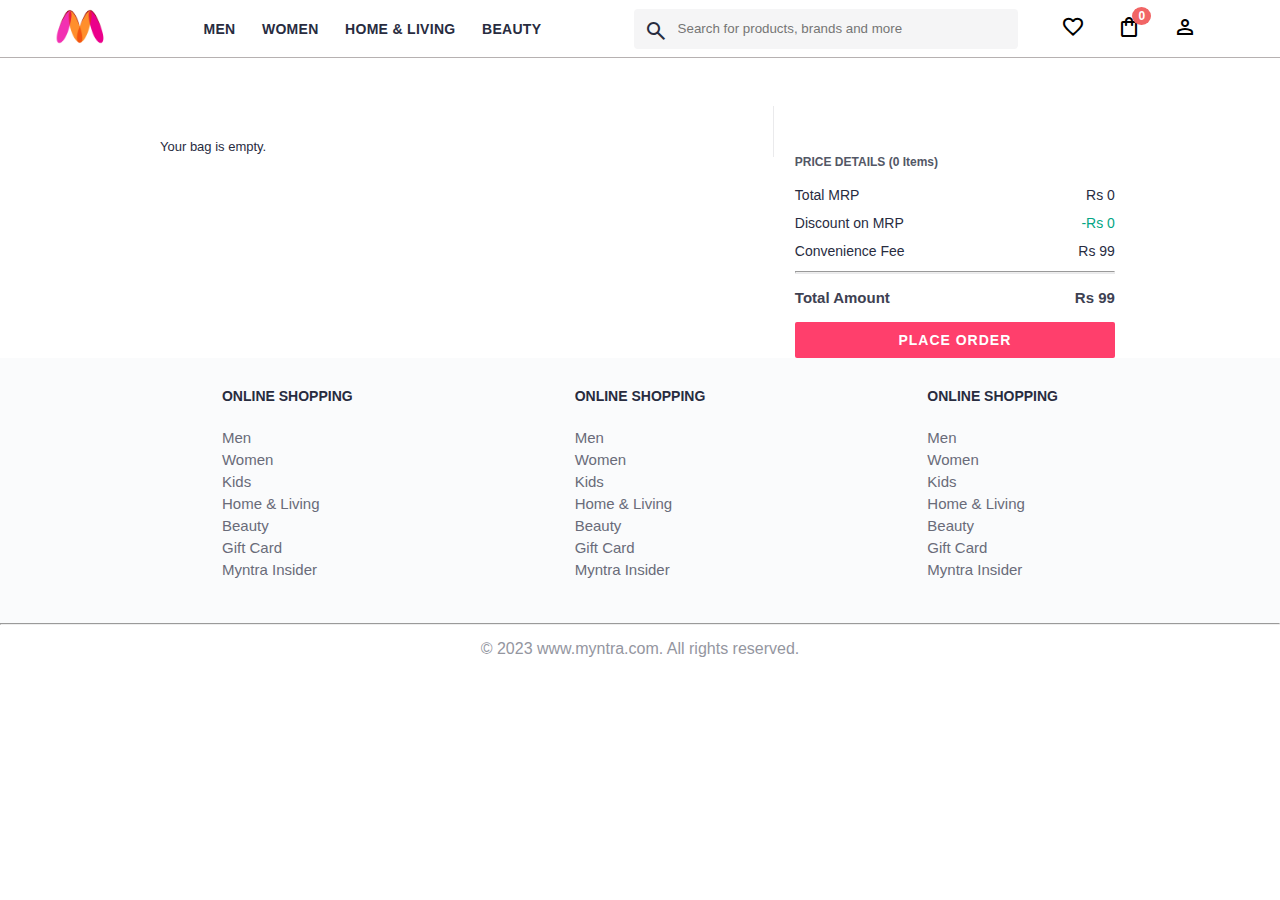
<file: pages/bag.html>
<!DOCTYPE html>
<html lang="en">

<head>
  <meta name="viewport" content="width=device-width, initial-scale=1.0">
  <title>Myntra Clone</title>
  <link rel="stylesheet" href="../CSS/index.css">
  <link rel="stylesheet" href="../CSS/media.css">
  <link rel="stylesheet" href="../CSS/bag.css">
  <link rel="stylesheet"
    href="https://fonts.googleapis.com/css2?family=Material+Symbols+Outlined:opsz,wght,FILL,GRAD@20..48,100..700,0..1,-50..200" />
</head>
<style>
  @media only screen and (width <=768px) and (width) {
    body>header>div.action_bar>div.action_container {
      margin-left: 8px;
    }
  }

  @media only screen and (width <=390px) {
    body {
      width: 108%;
      margin: 2px -104px
    }

    body>header {
      width: 122%;
    }

    .myntra_home {
      height: 37px;
      /* Adjust height as needed */
      width: 37px;
      /* Ensure width adjusts proportionally */
      display: none;
    }

    body>header>div.search_bar {
      display: none;
    }

    body>footer {
      width: 100%;
    }

    body>header>div.action_bar>div.action_container {
      margin-left: -7%;
    }

    body>header>div.action_bar>div:nth-child(1) {
      margin-left: -66%;
      margin-right: 1px;
    }

    body>header>div.action_bar {
      margin-left: -293px;

    }

    body>header>div.action_bar>div.action_container>span.material-symbols-outlined.action_icon {
      margin-left: 165px;
      margin-top: -12px;
    }

    body>footer>div.footer_container {
      width: 109%;
    }

    html body footer div.footer_container {
      width: 99%;
      margin-left: 62px;
    }

    html body footer hr {
      width: 118%;
    }

    html body footer {
      margin-left: 16px;
      margin-top: 81px;
    }

    body>header>div.action_bar>div.action_container>span.action_name {
      margin-left: 181px;
    }

    body>main>div>div.bag-items-container {
      display: block;
      width: 106%;
    }

    body>main>div {
      width: 75%;
      margin-left: 43.5%;
    }

    .bag-item-img {
      width: 193%;
    }

    body>main>div>div.bag-items-container>div>div.item-right-part {
      margin-top: 331px;
      margin-left: -11px;

    }

    .bag-summary {
      width: 100%;
      margin-top: 81px;
    }

    .bag-page {
      width: 75%;
      margin-left: 32%;

    }

    .new {
      display: none;
    }

    body>footer>div.footer_container>div:nth-child(3) {
      display: none;
    }

    body>footer>div.copyright {
      margin-left: 131px;
    }

    body>header>div.action_bar>div:nth-child(2)>span.bag-items {
      margin-left: 156px;
      margin-top: 10px;
    }
  }

  
 
  @media only screen and (width <=479px) and (width > 390px) {
    body {
      width: 108%;
      margin: 2px -104px
    }

    body>header {
      width: 135%;
    }

    .myntra_home {
      height: 37px;
      /* Adjust height as needed */
      width: 37px;
      /* Ensure width adjusts proportionally */
      display: none;
    }

    body>header>div.search_bar {
      display: none;
    }

    body>header>div.action_bar>div.action_container {
      margin-left: -27%;
      margin-top: 27px;    }

    body>header>div.action_bar>div:nth-child(1) {
      margin-left: -79%;
      margin-right: 1px;
    }

    .new {
      display: none;
    }

    body>header>div.action_bar {
      margin-left: -196px;

    }

    .nav-toggle {
      margin-left: 122px;
    }

    body>header>div.action_bar>div.action_container>span.material-symbols-outlined.action_icon {
      margin-left: 318px;
      font-size: 24px;
      font-weight: 500;

    }

    html body footer div.footer_container {
      width: 111%;
      margin-left: 31px;
    }

    body>header>div.action_bar>div:nth-child(2)>span.bag-items {
      margin-left: 313px;
      margin-top: 14px;
    }

    body>header>div.action_bar>div.action_container>span.action_name {
      margin-left: 181px;
      font-size: 12px;
      font-weight: 500;
    }

    body>main>div>div.bag-items-container {
      display: block;
      width: 106%;
    }

    body>main>div {
      width: 75%;
      margin-left: 43.5%;
    }

    .bag-summary {
      margin-top: 115px;
    }

    .copyright {
      margin-left: 73px;
    }

    .bag-item-img {
      width: 193%;
    }

    body>main>div>div.bag-items-container>div>div.item-right-part {
      margin-top: 331px;
      margin-left: -11px;

    }

    .bag-summary {
      width: 100%;
      margin-top: 148px;
    }

    .bag-page {
      width: 61%;
      margin-left: 32%;
    }

    body>footer {
      margin-top: 211px;
    }

    body>footer>div.footer_container>div:nth-child(1)>h3 {
      font-size: 10px;
    }

    body>footer>div.footer_container {
      width: 100%;
      margin-left: 73px;
    }

    body>footer>div.footer_container>div.footer_column {
      margin-left: 76px
    }

    /* body>footer>div.footer_container>div:nth-child(1) {
      display: none;
    } */

    body>footer:nth-child(3) {
      width: 515px;
    }
  }
</style>

<body>
  <header>
    <div class="logo_container">
      <a href="/index.html"><img class="myntra_home" src="../assets/img/myntra_logo.webp" alt="Myntra Home"></a>
    </div>
    <nav class="nav_bar">
      <div class="nav-links">
        <a href="Men.html">Men</a>
        <a href="Women.html">Women</a>
        <a href="Home&living.html">Home & Living</a>
        <a href="Beauty.html">Beauty</a>
    </div>
    </nav>
    <div class="search_bar">
      <span class="material-symbols-outlined search_icon">search</span>
      <input class="search_input" placeholder="Search for products, brands and more">
    </div>
    <div class="action_bar">

      <div class="action_container new">
        <span class="material-symbols-outlined action_icon">favorite</span>
      </div>

      <div class="action_container">
        <span class="material-symbols-outlined action_icon">shopping_bag</span>
        <span class="bag-items">0</span>
      </div>
      <div class="action_container new">
        <span class="material-symbols-outlined action_icon">person</span>
      </div>
    </div>
    <a href="#" class="nav-toggle">
      <i class="fa-solid fa-bars material-symbols-outlined action_icon">Menu</i>
    </a>
  </header>
  <main>
    <div class="bag-page">
      <div class="bag-items-container">
      </div>
      <div class="bag-summary">
      </div>

    </div>
  </main>
  <footer>
    <div class="footer_container">
      <div class="footer_column">
        <h3>ONLINE SHOPPING</h3>

        <a href="#">Men</a>
        <a href="#">Women</a>
        <a href="#">Kids</a>
        <a href="#">Home & Living</a>
        <a href="#">Beauty</a>
        <a href="#">Gift Card</a>
        <a href="#">Myntra Insider</a>
      </div>

      <div class="footer_column">
        <h3>ONLINE SHOPPING</h3>

        <a href="#">Men</a>
        <a href="#">Women</a>
        <a href="#">Kids</a>
        <a href="#">Home & Living</a>
        <a href="#">Beauty</a>
        <a href="#">Gift Card</a>
        <a href="#">Myntra Insider</a>
      </div>

      <div class="footer_column">
        <h3>ONLINE SHOPPING</h3>

        <a href="#">Men</a>
        <a href="#">Women</a>
        <a href="#">Kids</a>
        <a href="#">Home & Living</a>
        <a href="#">Beauty</a>
        <a href="#">Gift Card</a>
        <a href="#">Myntra Insider</a>
      </div>
    </div>
    <hr>

    <div class="copyright">
      © 2023 www.myntra.com. All rights reserved.
    </div>
  </footer>
  <script src="../indexItems.js"></script>
  <script src="../js/index.js"></script>
  <script src="../js/items.js"></script>
  <script src="../js/bag.js"></script>
</body>

</html>
</file>
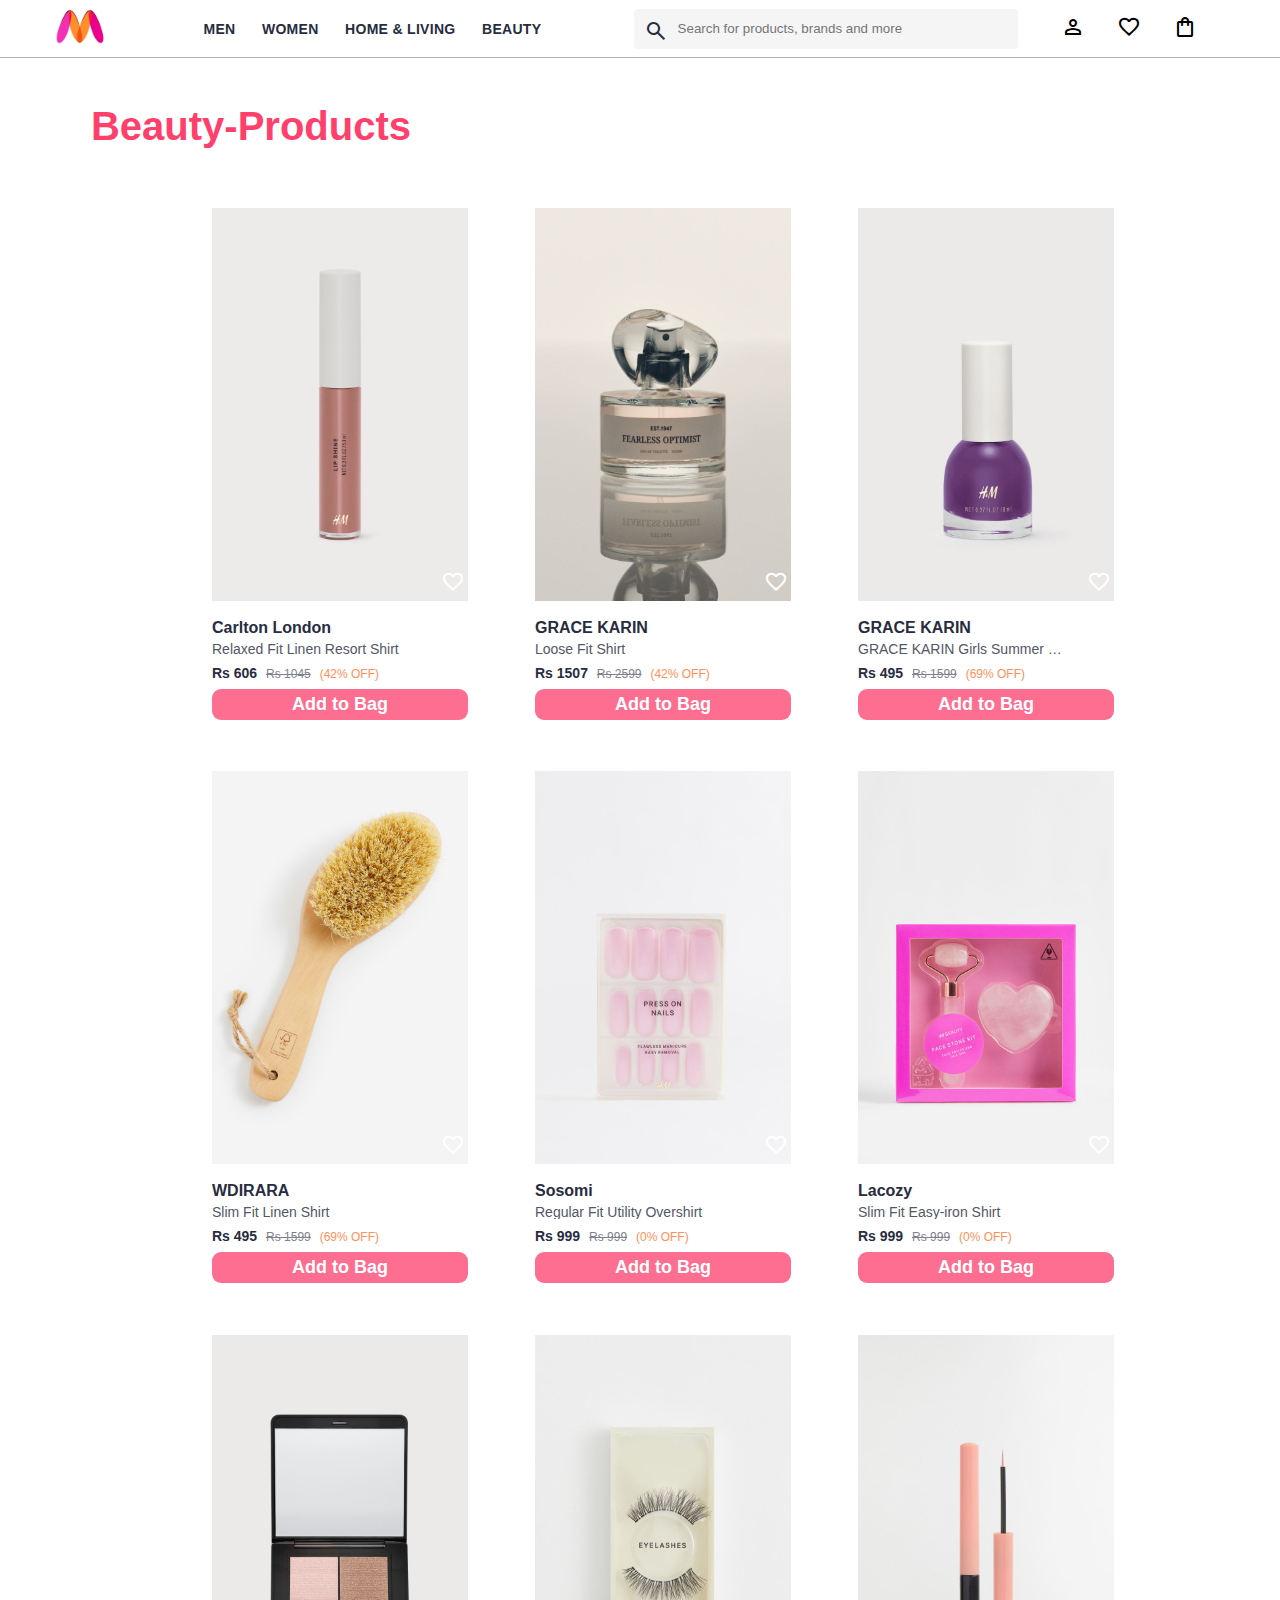
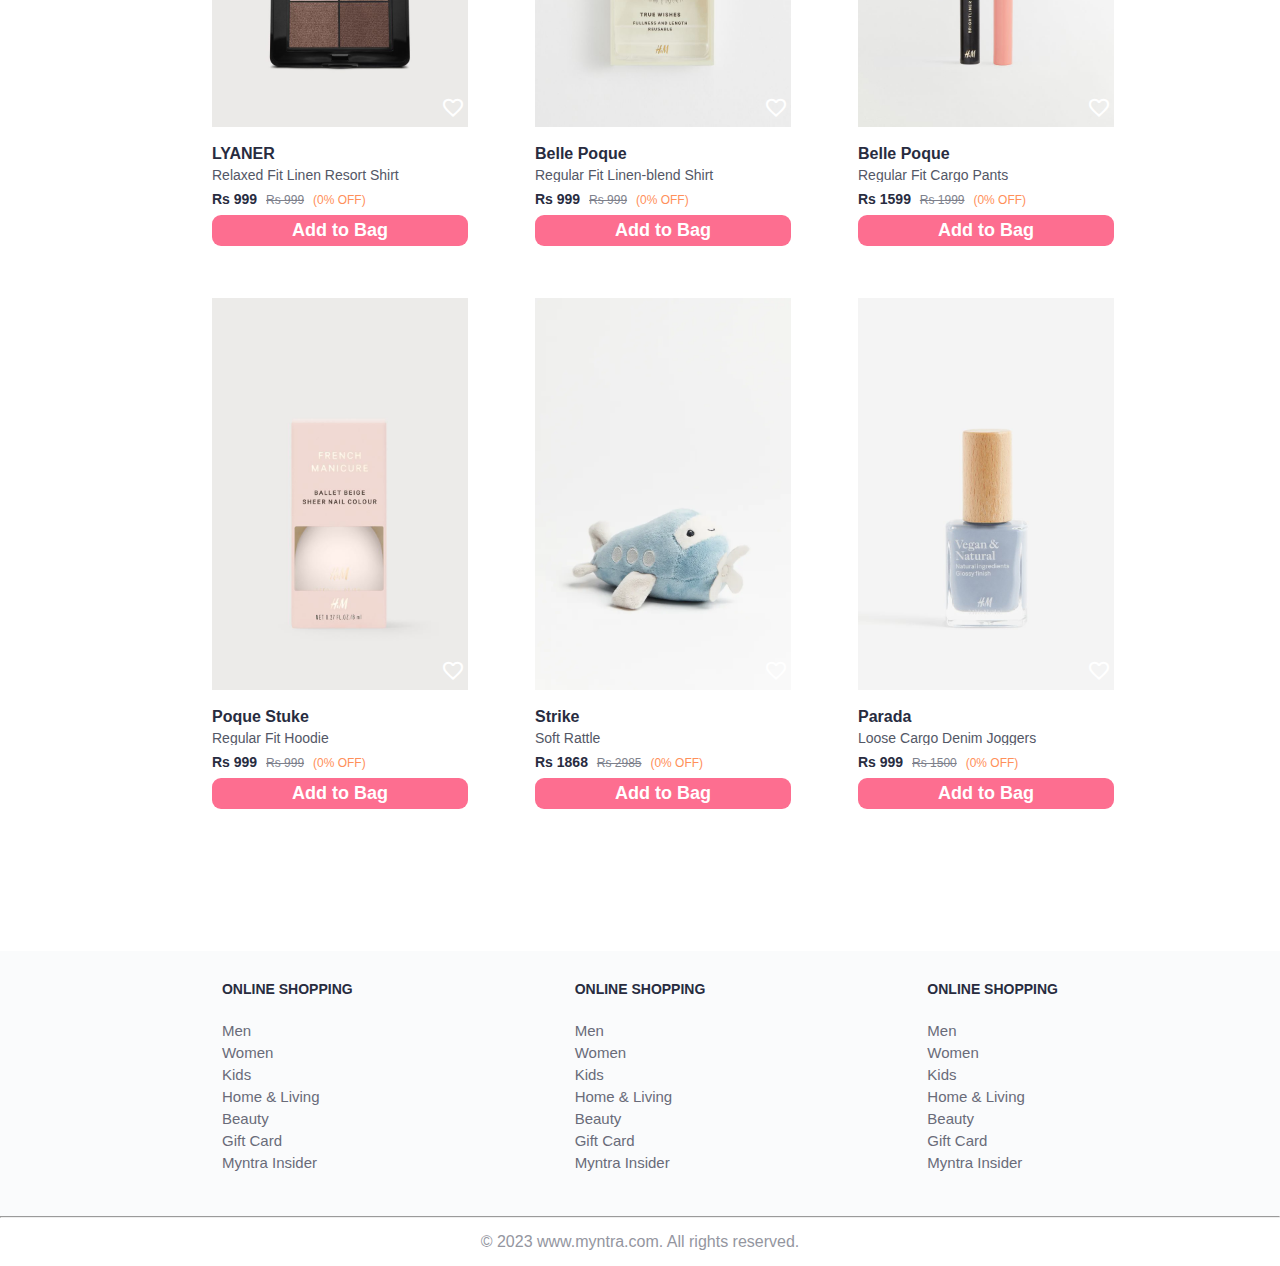
<file: pages/Beauty.html>
<!DOCTYPE html>
<html lang="en">
<head>
    <meta name="viewport" content="width=device-width, initial-scale=1.0">
    <title>Myntra Functional Clone</title>
    <link rel="stylesheet" href="../CSS/index.css">
    <link rel="stylesheet" href="../CSS/media.css">
    <link rel="stylesheet" href="../CSS/bag.css">
    <link rel="stylesheet" href="https://fonts.googleapis.com/css2?family=Material+Symbols+Outlined:opsz,wght,FILL,GRAD@20..48,100..700,0..1,-50..200" />
</head>
<body>
    <header>
        <div class="logo_container">
            <a href="/index.html"><img class="myntra_home" src="../assets/img/myntra_logo.webp" alt="Myntra Home"></a>
        </div>
        <nav class="nav_bar">
            <div class="nav-links">
                <a href="Men.html">Men</a>
                <a href="Women.html">Women</a>
                <a href="Home&living.html">Home & Living</a>
                <a href="Beauty.html">Beauty</a>
            </div>
        </nav>
    
        <div class="search_bar">
            <span class="material-symbols-outlined search_icon">search</span>
            <input class="search_input" placeholder="Search for products, brands and more">
        </div>
    
        <div class="action_bar">
            <div class="action_container">
                <span class="material-symbols-outlined action_icon">person</span>
            </div>
    
            <a class="action_container" href="wishlist.html">
                <span class="material-symbols-outlined action_icon">favorite</span>
                <span class="wish-items">0</span>
            </a>
    
            <a class="action_container" href="bag.html">
                <span class="material-symbols-outlined action_icon">shopping_bag</span>
                <span class="bag-items">0</span>
            </a>
        </div>
    
        <a href="#" class="nav-toggle">
            <i class="fa-solid fa-bars material-symbols-outlined action_icon">Menu</i>
        </a>
    </header>
    <main>
        <!-- <div class="items-container"></div> -->
        <div class="woitems-container"></div>
        <div class="trendingitems-container"></div>
        
    </main>
    <footer>
        <div class="footer_container">
            <div class="footer_column">
                <h3>ONLINE SHOPPING</h3>

                <a href="#">Men</a>
                <a href="Women.html">Women</a>
                <a href="#">Kids</a>
                <a href="#">Home & Living</a>
                <a href="#">Beauty</a>
                <a href="#">Gift Card</a>
                <a href="#">Myntra Insider</a>
            </div>

            <div class="footer_column">
                <h3>ONLINE SHOPPING</h3>

                <a href="#">Men</a>
                <a href="#">Women</a>
                <a href="#">Kids</a>
                <a href="#">Home & Living</a>
                <a href="#">Beauty</a>
                <a href="#">Gift Card</a>
                <a href="#">Myntra Insider</a>
            </div>
            <div class="footer_column">
                <h3>ONLINE SHOPPING</h3>
                <a href="#">Men</a>
                <a href="#">Women</a>
                <a href="#">Kids</a>
                <a href="#">Home & Living</a>
                <a href="#">Beauty</a>
                <a href="#">Gift Card</a>
                <a href="#">Myntra Insider</a>
            </div>
        </div>
        <hr>
        <div class="copyright">
            © 2023 www.myntra.com. All rights reserved.
        </div>
    </footer>
    <script src="../js/items.js"></script>
    <script src="../js/beauty.js"></script>
    <script src="../js/bag.js"></script>
    <script src="../js/wishlist.js"></script>
</body>
</html>
</file>
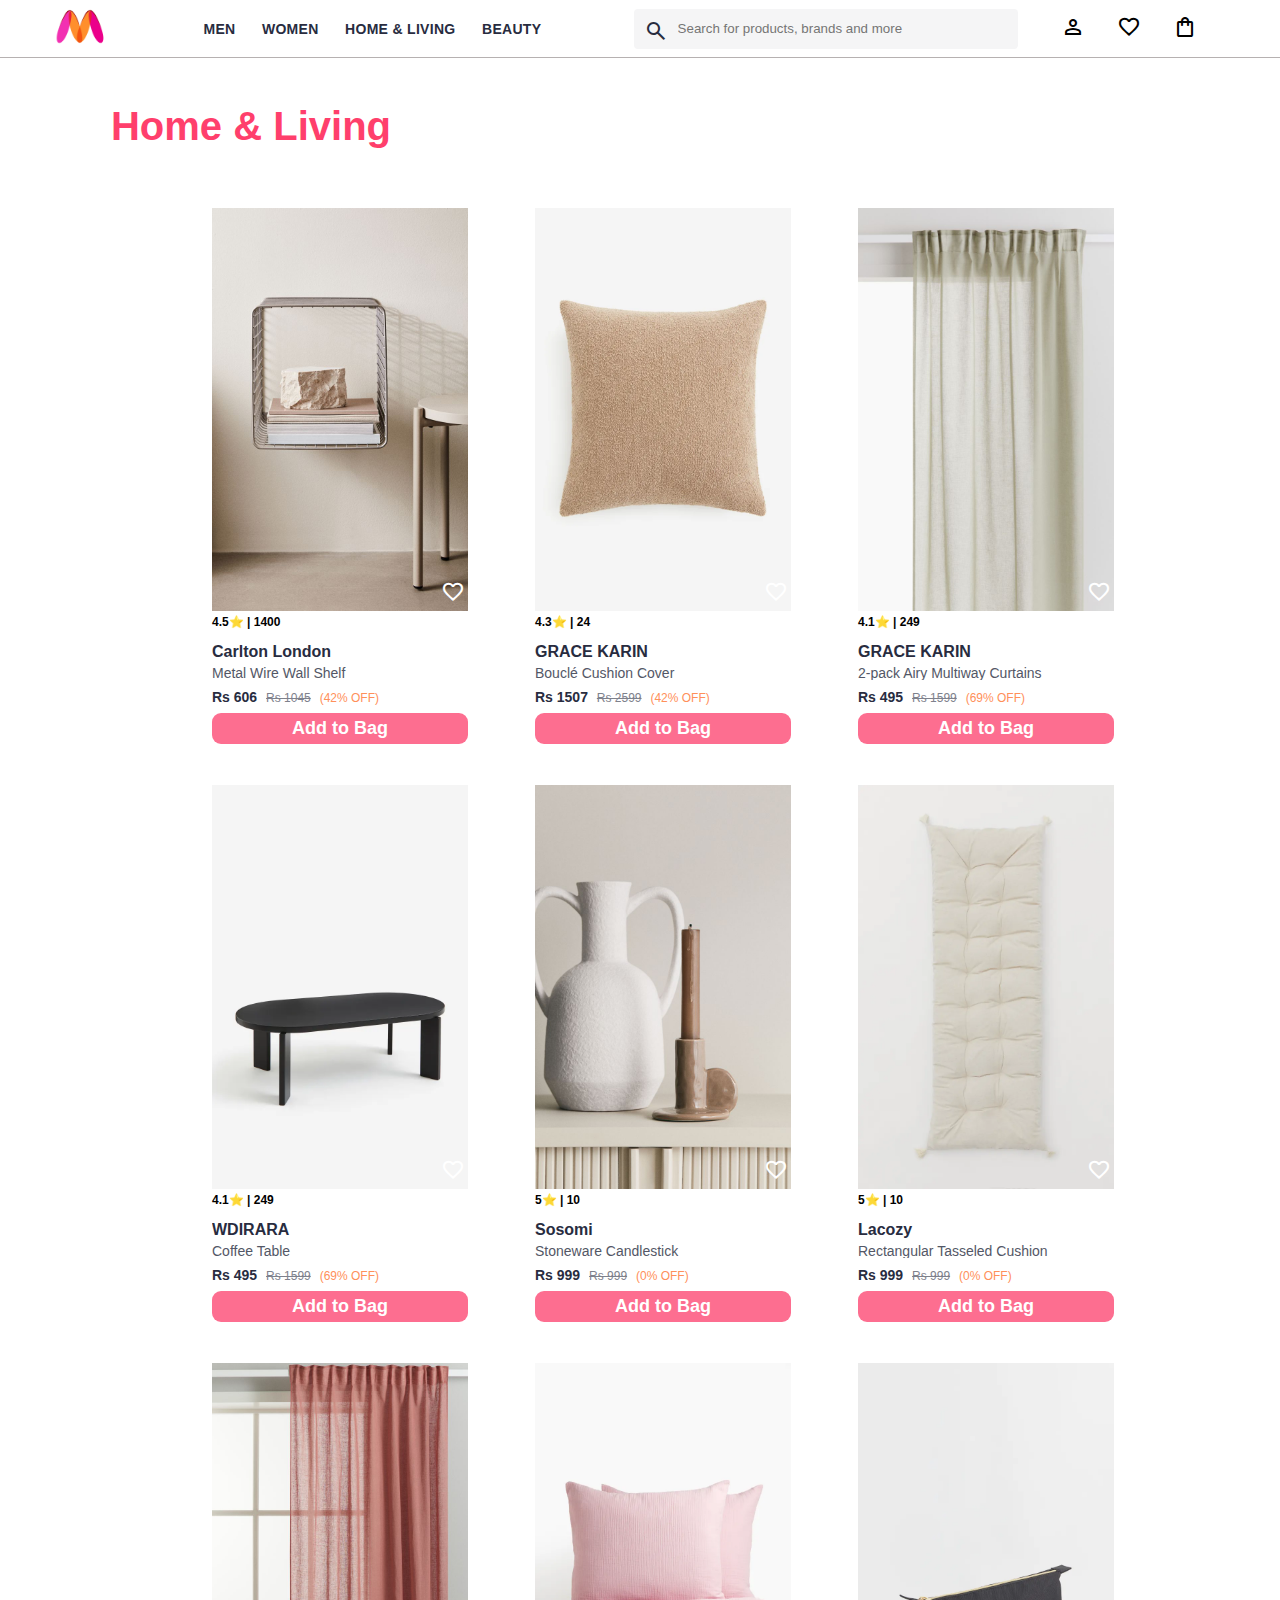
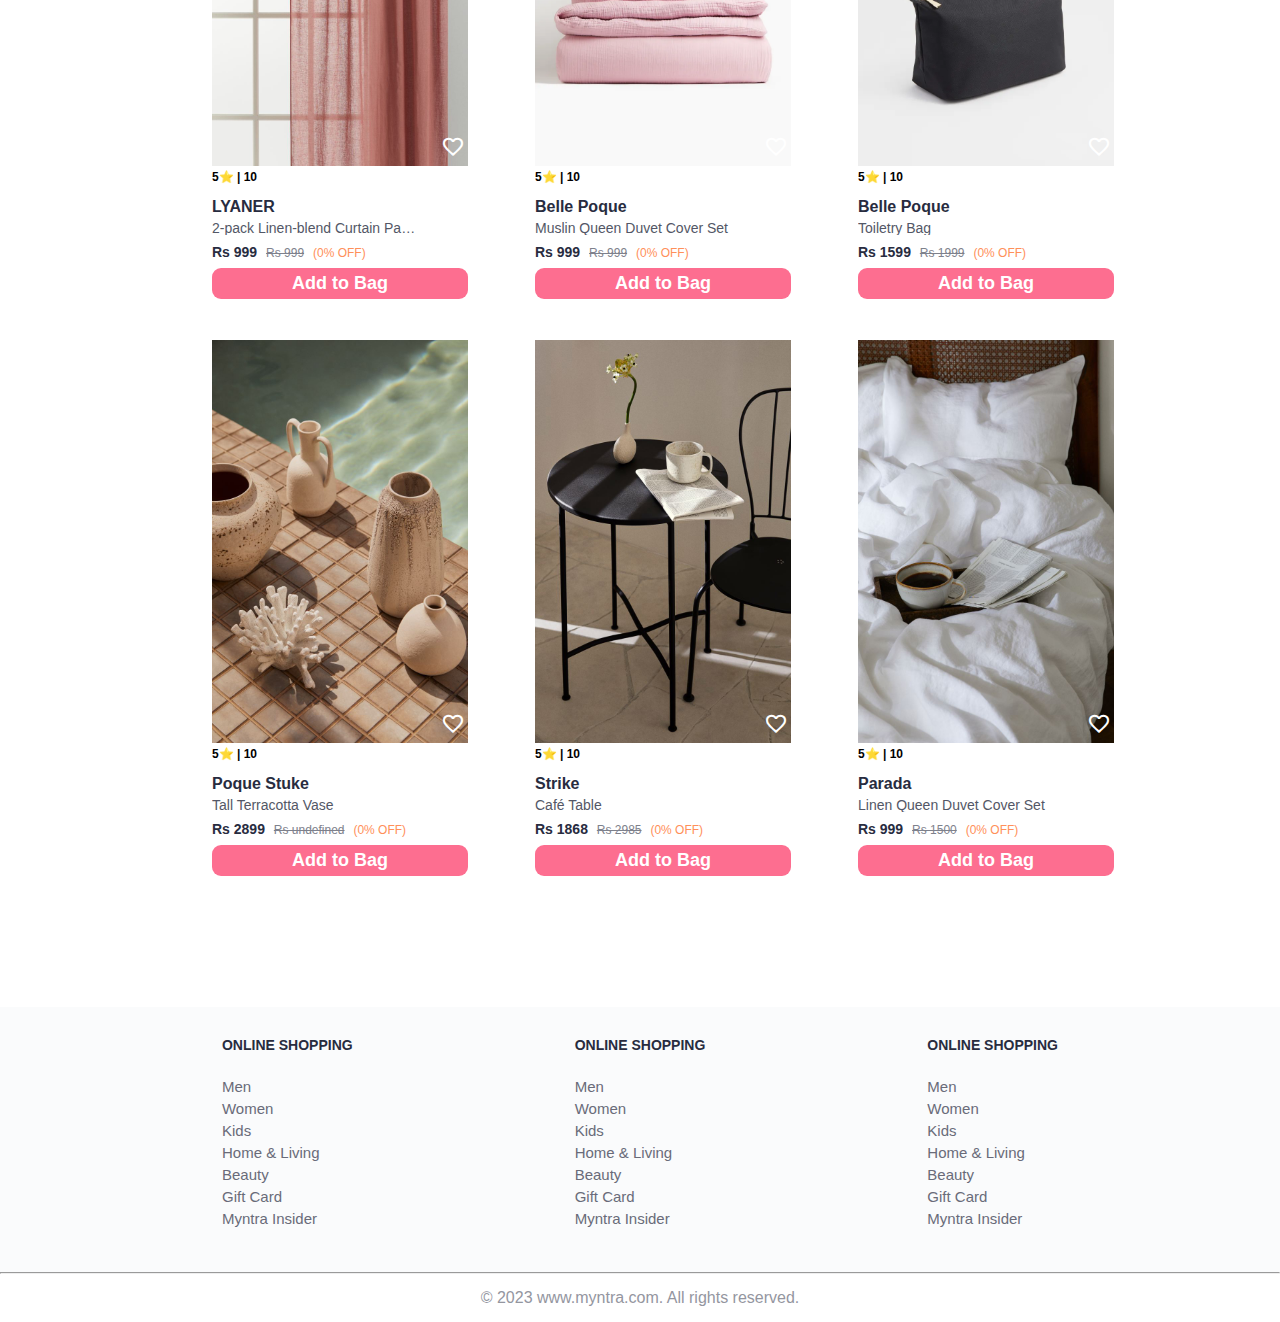
<file: pages/Home&living.html>
<!DOCTYPE html>
<html lang="en">
<head>
    <meta name="viewport" content="width=device-width, initial-scale=1.0">
    <title>Myntra Functional Clone</title>
    <link rel="stylesheet" href="../CSS/index.css">
    <link rel="stylesheet" href="../CSS/media.css">
    <link rel="stylesheet" href="../CSS/bag.css">
    <link rel="stylesheet" href="https://fonts.googleapis.com/css2?family=Material+Symbols+Outlined:opsz,wght,FILL,GRAD@20..48,100..700,0..1,-50..200" />
</head>
<body>
    <header>
        <div class="logo_container">
            <a href="/index.html"><img class="myntra_home" src="../assets/img/myntra_logo.webp" alt="Myntra Home"></a>
        </div>
        <nav class="nav_bar">
            <div class="nav-links">
                <a href="Men.html">Men</a>
                <a href="Women.html">Women</a>
                <a href="Home&living.html">Home & Living</a>
                <a href="Beauty.html">Beauty</a>
        </nav>
    
        <div class="search_bar">
            <span class="material-symbols-outlined search_icon">search</span>
            <input class="search_input" placeholder="Search for products, brands and more">
        </div>
    
        <div class="action_bar">
            <div class="action_container">
                <span class="material-symbols-outlined action_icon">person</span>
            </div>
    
            <a class="action_container" href="wishlist.html">
                <span class="material-symbols-outlined action_icon">favorite</span>
                <span class="wish-items">0</span>
            </a>
    
            <a class="action_container" href="bag.html">
                <span class="material-symbols-outlined action_icon">shopping_bag</span>
                <span class="bag-items">0</span>
            </a>
        </div>
    
        <a href="#" class="nav-toggle">
            <i class="fa-solid fa-bars material-symbols-outlined action_icon">Menu</i>
        </a>
    </header>
    <main>
        <div class="woitems-container"></div>
        <div class="trendingitems-container"></div>
        
    </main>
    <footer>
        <div class="footer_container">
            <div class="footer_column">
                <h3>ONLINE SHOPPING</h3>

                <a href="Men.html">Men</a>
                <a href="Women.html">Women</a> <!-- Updated href to Women.html -->
                <a href="#">Kids</a>
                <a href="Home&living.html">Home & Living</a>
                <a href="Beauty.html">Beauty</a>
                <a href="#">Gift Card</a>
                <a href="#">Myntra Insider</a>
            </div>

            <div class="footer_column">
                <h3>ONLINE SHOPPING</h3>

                <a href="#">Men</a>
                <a href="Women.html">Women</a> <!-- Updated href to Women.html -->
                <a href="#">Kids</a>
                <a href="Home&living.html">Home & Living</a>
                <a href="Beauty.html">Beauty</a>
                <a href="#">Gift Card</a>
                <a href="#">Myntra Insider</a>
            </div>

            <div class="footer_column">
                <h3>ONLINE SHOPPING</h3>

                <a href="Men.html">Men</a>
                <a href="Women.html">Women</a> <!-- Updated href to Women.html -->
                <a href="#">Kids</a>
                <a href="#">Home & Living</a>
                <a href="#">Beauty</a>
                <a href="#">Gift Card</a>
                <a href="#">Myntra Insider</a>
            </div>
        </div>
        <hr>

        <div class="copyright">
            © 2023 www.myntra.com. All rights reserved.
        </div>
    </footer>
    <script src="../js/items.js"></script>
    <script src="../js/Home&living.js"></script>
    <script src="../js/bag.js"></script>
    <script src="../js/wishlist.js"></script>
</body>
</html>
</file>
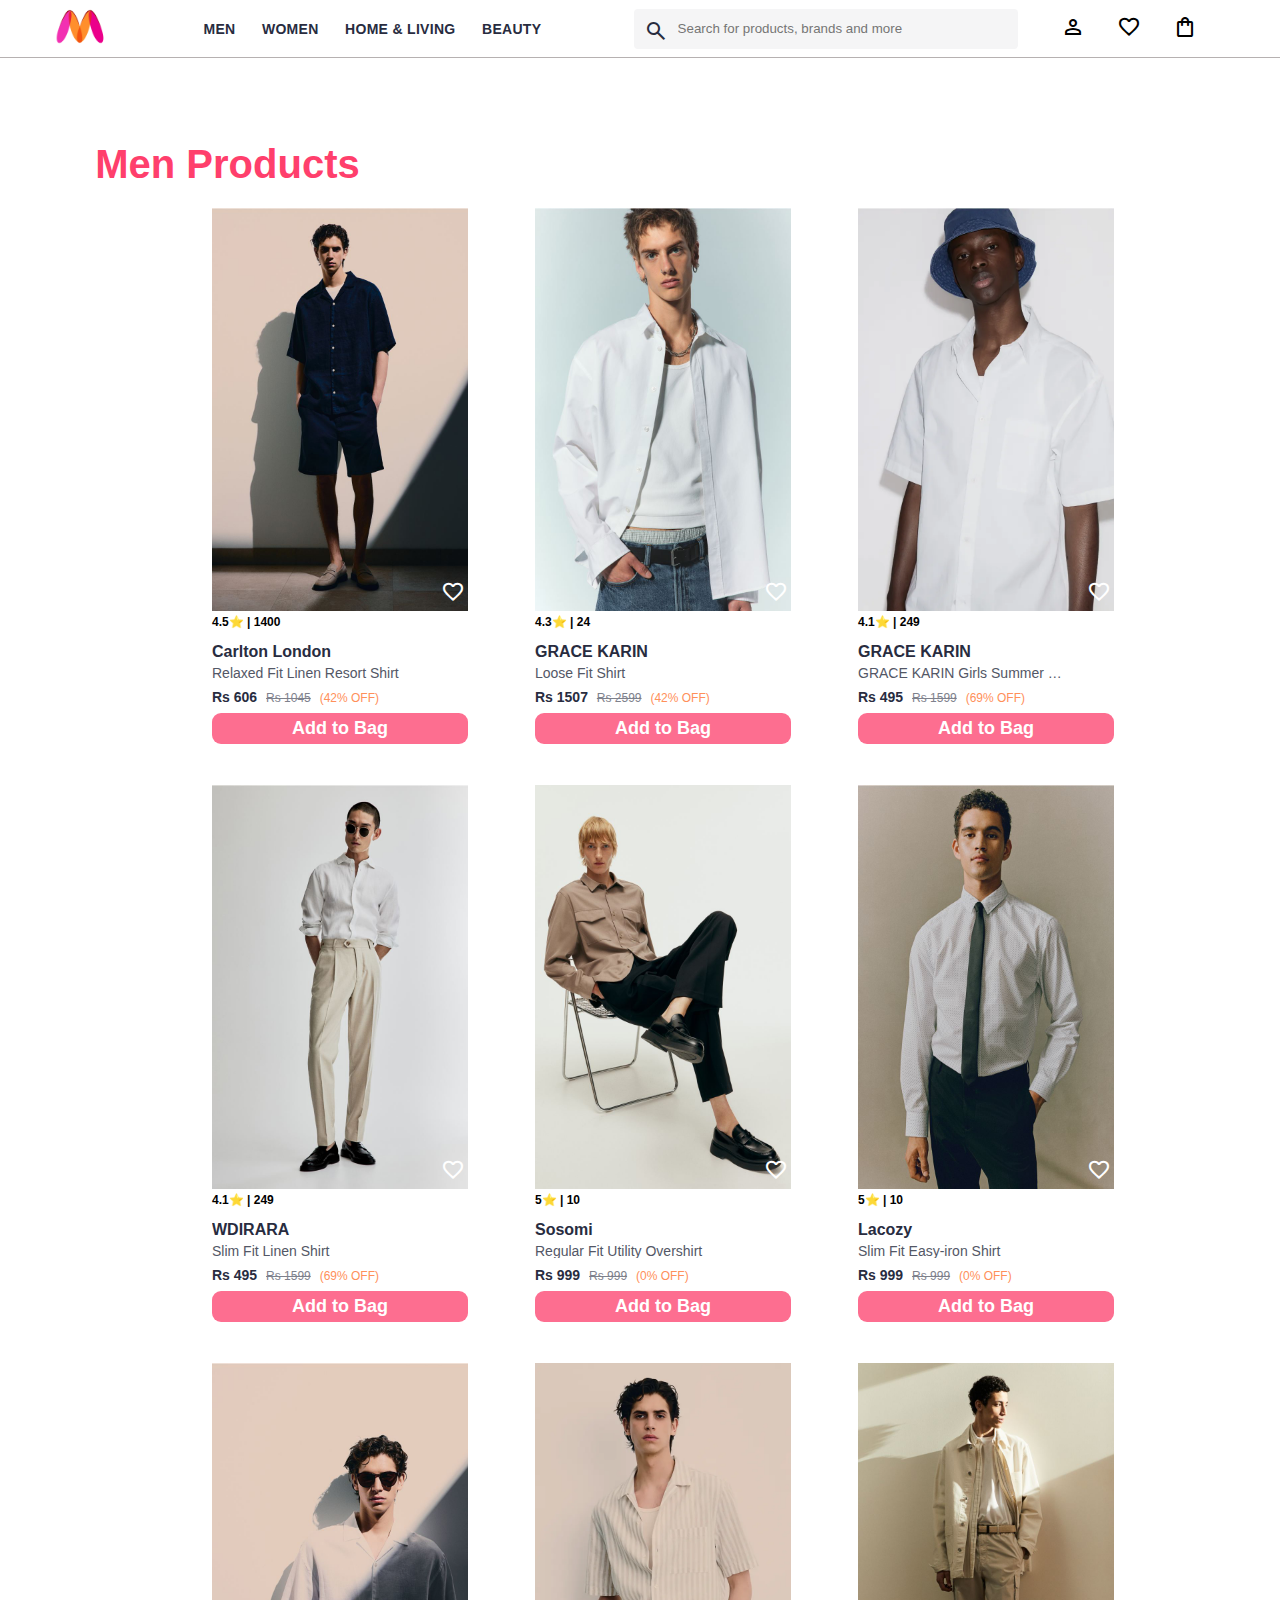
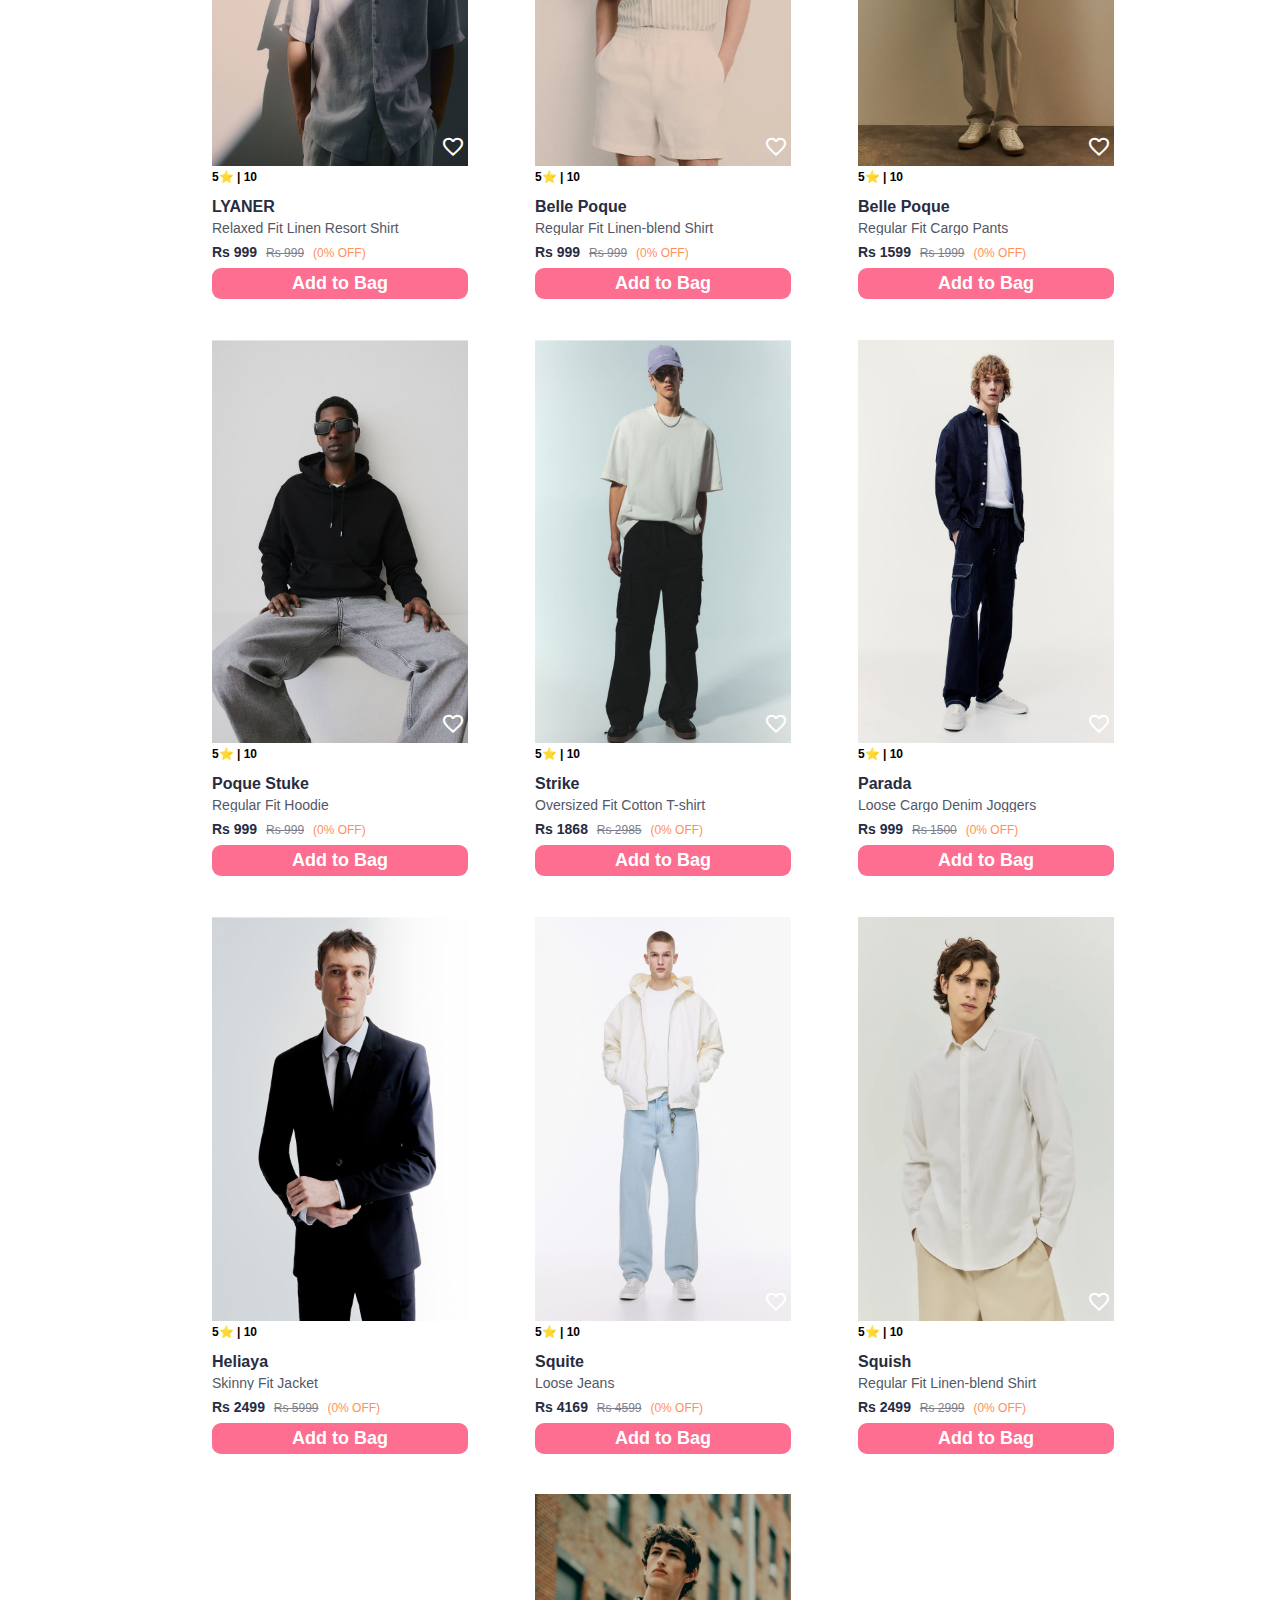
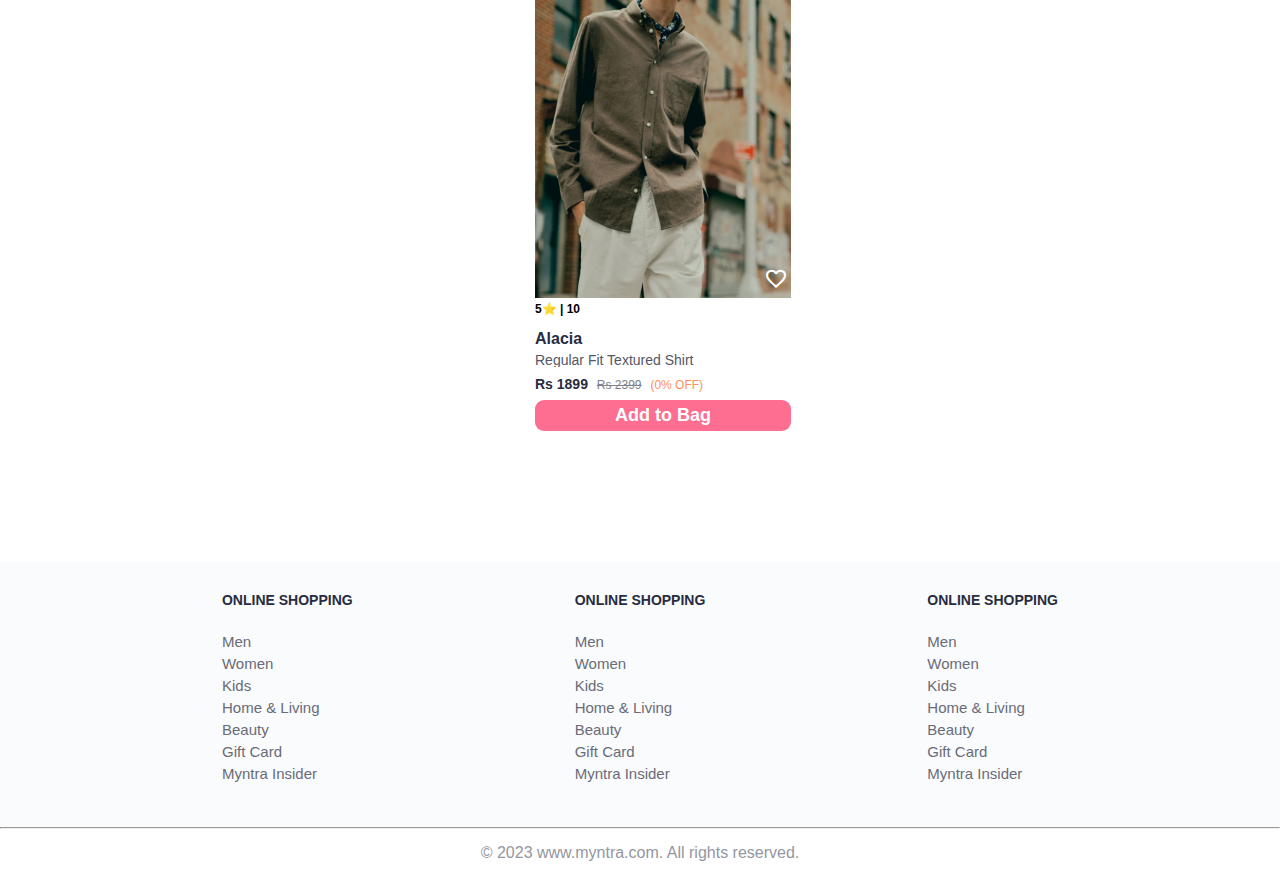
<file: pages/Men.html>
<!DOCTYPE html>
<html lang="en">
<head>
    <meta name="viewport" content="width=device-width, initial-scale=1.0">
    <title>Myntra Functional Clone</title>
    <link rel="stylesheet" href="../CSS/index.css">
    <link rel="stylesheet" href="../CSS/media.css">
    <link rel="stylesheet" href="../CSS/bag.css">
    <!-- <link rel="stylesheet" href="CSS/New.css"> -->
    <link rel="stylesheet" href="https://fonts.googleapis.com/css2?family=Material+Symbols+Outlined:opsz,wght,FILL,GRAD@20..48,100..700,0..1,-50..200" />
</head>
<body>
    <header>
        <div class="logo_container">
            <a href="/index.html"><img class="myntra_home" src="../assets/img/myntra_logo.webp" alt="Myntra Home"></a>
        </div>
        <nav class="nav_bar">
            <div class="nav-links">
                <a href="Men.html">Men</a>
                <a href="Women.html">Women</a>
                <a href="Home&living.html">Home & Living</a>
                <a href="Beauty.html">Beauty</a>
            </div>
        </nav>
    
        <div class="search_bar">
            <span class="material-symbols-outlined search_icon">search</span>
            <input class="search_input" placeholder="Search for products, brands and more">
        </div>
    
        <div class="action_bar">
            <div class="action_container">
                <span class="material-symbols-outlined action_icon">person</span>
            </div>
    
            <a class="action_container" href="wishlist.html">
                <span class="material-symbols-outlined action_icon">favorite</span>
                <span class="wish-items">0</span>
            </a>
    
            <a class="action_container" href="bag.html">
                <span class="material-symbols-outlined action_icon">shopping_bag</span>
                <span class="bag-items">0</span>
            </a>
        </div>
    
        <a href="#" class="nav-toggle">
            <i class="fa-solid fa-bars material-symbols-outlined action_icon">Menu</i>
        </a>
    </header>
    <main>
        <!-- <div class="items-container"></div> -->
        <div class="woitems-container"></div>
        <div class="trendingitems-container"></div>
        
    </main>
    <footer>
        <div class="footer_container">
            <div class="footer_column">
                <h3>ONLINE SHOPPING</h3>

                <a href="Men.html">Men</a>
                <a href="Women.html">Women</a> <!-- Updated href to Women.html -->
                <a href="#">Kids</a>
                <a href="Home&living.html">Home & Living</a>
                <a href="Beauty.html">Beauty</a>
                <a href="#">Gift Card</a>
                <a href="#">Myntra Insider</a>
            </div>

            <div class="footer_column">
                <h3>ONLINE SHOPPING</h3>

                <a href="#">Men</a>
                <a href="Women.html">Women</a> <!-- Updated href to Women.html -->
                <a href="#">Kids</a>
                <a href="Home&living.html">Home & Living</a>
                <a href="Beauty.html">Beauty</a>
                <a href="#">Gift Card</a>
                <a href="#">Myntra Insider</a>
            </div>

            <div class="footer_column">
                <h3>ONLINE SHOPPING</h3>

                <a href="Men.html">Men</a>
                <a href="Women.html">Women</a> <!-- Updated href to Women.html -->
                <a href="#">Kids</a>
                <a href="#">Home & Living</a>
                <a href="#">Beauty</a>
                <a href="#">Gift Card</a>
                <a href="#">Myntra Insider</a>
            </div>
        </div>
        <hr>

        <div class="copyright">
            © 2023 www.myntra.com. All rights reserved.
        </div>

    </footer>
    <script src="../js/items.js"></script>
    <script src="../js/Men.js"></script>
    <script src="../js/bag.js"></script>
    <script src="../js/wishlist.js"></script>
</body>
</html>
</file>
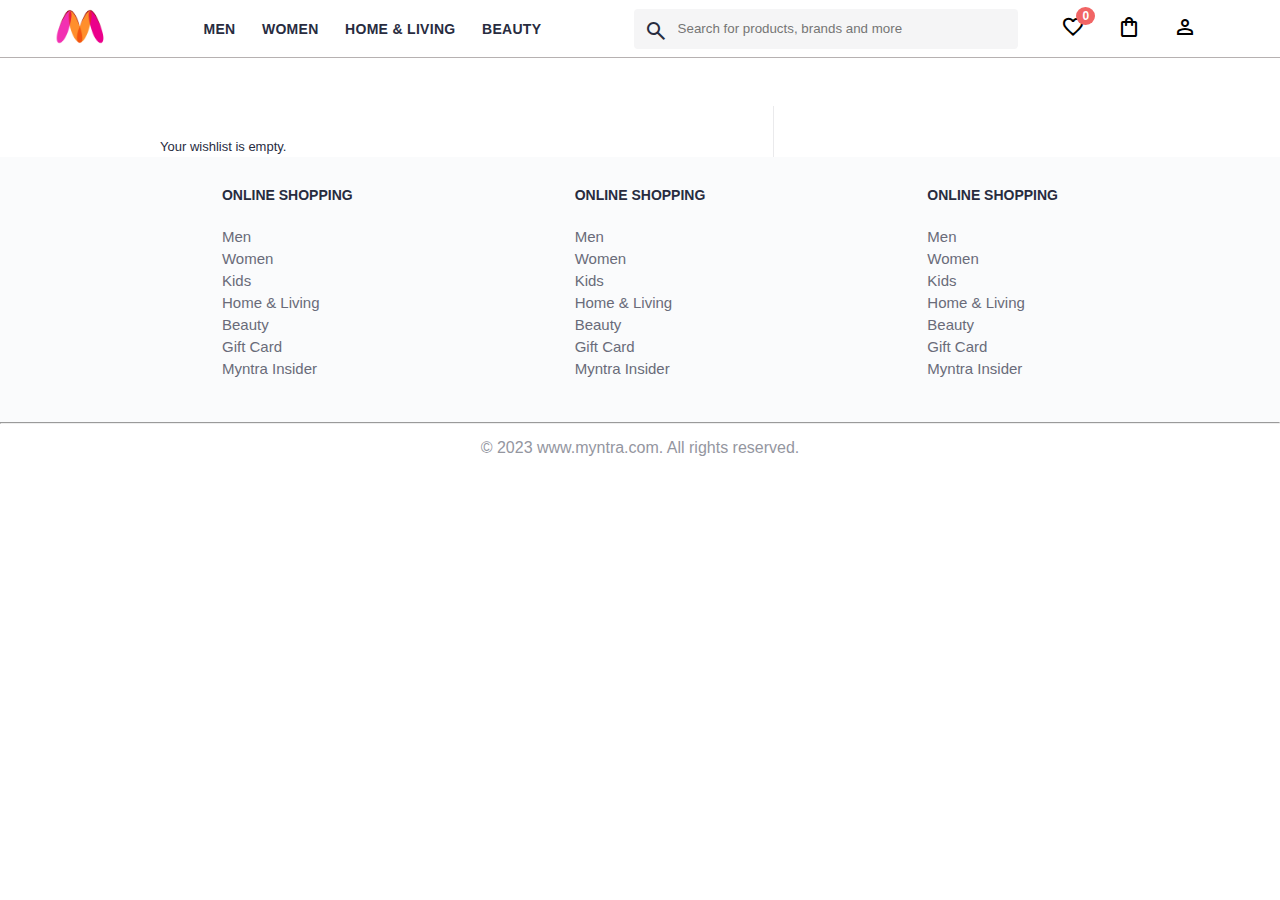
<file: pages/wishlist.html>
<!DOCTYPE html>
<html lang="en">

<head>
  <meta name="viewport" content="width=device-width, initial-scale=1.0">
  <title>Myntra Clone</title>
  <link rel="stylesheet" href="../CSS/index.css">
  <link rel="stylesheet" href="../CSS/media.css">
  <link rel="stylesheet" href="../CSS/bag.css">
  <link rel="stylesheet"
    href="https://fonts.googleapis.com/css2?family=Material+Symbols+Outlined:opsz,wght,FILL,GRAD@20..48,100..700,0..1,-50..200" />
</head>
<style>
  @media only screen and (width <=768px) and (width) {
    body>header>div.action_bar>div.action_container {
      margin-left: 8px;
    }
  }

  @media only screen and (width <=390px) {
    body {
      width: 108%;
      margin: 2px -104px
    }
    
    body>header {
      width: 122%;
      height: 53px;
    }

    .myntra_home {
      height: 37px;
      /* Adjust height as needed */
      width: 37px;
      /* Ensure width adjusts proportionally */
      display: none;
    }

    body>header>div.search_bar {
      display: none;
    }

    body>footer {
      width: 100%;
    }

    body>header>div.action_bar>div.action_container {
      margin-left: -7%;
    }

    body>header>div.action_bar>div:nth-child(1) {
      margin-left: -66%;
      margin-right: 1px;
    }

    body>header>div.action_bar {
      margin-left: -293px;

    }

    body>header>div.action_bar>div.action_container>span.material-symbols-outlined.action_icon {
      margin-left: 165px;
      margin-top: -29px;
    }

    body>footer>div.footer_container {
      width: 109%;
    }

    html body footer div.footer_container {
      width: 99%;
      margin-left: 62px;
    }

    html body footer hr {
      width: 118%;
    }

    html body footer {
      margin-left: 16px;
      margin-top: 81px;
    }

    body>header>div.action_bar>div.action_container>span.action_name {
      margin-left: 181px;
    }

    body>main>div>div.bag-items-container {
      display: block;
      width: 106%;
    }

    body>main>div {
      width: 75%;
      margin-left: 43.5%;
    }

    .bag-item-img {
      width: 193%;
    }

    body>main>div>div.bag-items-container>div>div.item-right-part {
      margin-top: 331px;
      margin-left: -11px;

    }

    .bag-summary {
      width: 100%;
      margin-top: 81px;
    }

    .bag-page {
      width: 75%;
      margin-left: 32%;

    }

    .new {
      display: none;
    }

    body>footer>div.footer_container>div:nth-child(3) {
      display: none;
    }

    body>footer>div.copyright {
      margin-left: 131px;
    }

    body>header>div.action_bar>div:nth-child(2)>span.bag-items {
      margin-left: 156px;
      margin-top: 10px;
    }
  }

  
 
  @media only screen and (width <=479px) and (width > 390px) {
    body {
      width: 108%;
      margin: 2px -104px
    }

    body>header {
      width: 135%;
    }

    .myntra_home {
      height: 37px;
      /* Adjust height as needed */
      width: 37px;
      /* Ensure width adjusts proportionally */
      display: none;
    }

    body>header>div.search_bar {
      display: none;
    }

    body>header>div.action_bar>div.action_container {
      margin-left: -27%;
      margin-top: 27px;    }

    body>header>div.action_bar>div:nth-child(1) {
      margin-left: -79%;
      margin-right: 1px;
    }

    .new {
      display: none;
    }

    body>header>div.action_bar {
      margin-left: -196px;

    }

    .nav-toggle {
      margin-left: 122px;
    }

    body>header>div.action_bar>div.action_container>span.material-symbols-outlined.action_icon {
      margin-left: 318px;
      font-size: 24px;
      font-weight: 500;
      margin-top: -35px;

    }

    html body footer div.footer_container {
      width: 114%;
        margin-left: 32px;
    }
    html body footer hr {
        width: 120%;
    }
    body>header>div.action_bar>div:nth-child(2)>span.bag-items {
      margin-left: 313px;
      margin-top: 14px;
    }

    body>header>div.action_bar>div.action_container>span.action_name {
      margin-left: 181px;
      font-size: 12px;
      font-weight: 500;
    }

    body>main>div>div.bag-items-container {
      display: block;
      width: 106%;
    }

    body>main>div {
      width: 75%;
      margin-left: 43.5%;
    }

    .bag-summary {
      margin-top: 115px;
    }

    .copyright {
      margin-left: 73px;
    }

    .bag-item-img {
      width: 193%;
    }

    body>main>div>div.bag-items-container>div>div.item-right-part {
      margin-top: 331px;
      margin-left: -11px;

    }

    .bag-summary {
      width: 100%;
      margin-top: 148px;
    }

    .bag-page {
      width: 61%;
      margin-left: 32%;
    }

    body>footer {
      margin-top: 211px;
    }

    body>footer>div.footer_container>div:nth-child(1)>h3 {
      font-size: 10px;
    }

    body>footer>div.footer_container {
      width: 100%;
      margin-left: 73px;
    }
    body > footer > div.footer_container > div:nth-child(3){
      display: none;
    }body > footer > hr{
      width: 120%;
    }
    body>footer>div.footer_container>div.footer_column {
      margin-left: 76px
    }

    /* body>footer>div.footer_container>div:nth-child(1) {
      display: none;
    } */

    body>footer:nth-child(3) {
      width: 515px;
    }
  }
</style>

<body>
  <header>
    <div class="logo_container">
      <a href="/index.html"><img class="myntra_home" src="../assets/img/myntra_logo.webp" alt="Myntra Home"></a>
    </div>
    <nav class="nav_bar">
      <div class="nav-links">
        <a href="Men.html">Men</a>
        <a href="Women.html">Women</a>
        <a href="Home&living.html">Home & Living</a>
        <a href="Beauty.html">Beauty</a>
    </div>
    </nav>
    <div class="search_bar">
      <span class="material-symbols-outlined search_icon">search</span>
      <input class="search_input" placeholder="Search for products, brands and more">
    </div>
    <div class="action_bar">

      <div class="action_container new">
        <span class="material-symbols-outlined action_icon">favorite</span>
        <span class="wish-items">0</span>
      </div>

      <div class="action_container">
        <span class="material-symbols-outlined action_icon">shopping_bag</span>
      </div>
      <div class="action_container new">
        <span class="material-symbols-outlined action_icon">person</span>
      </div>
    </div>
    <a href="#" class="nav-toggle">
      <i class="fa-solid fa-bars material-symbols-outlined action_icon">Menu</i>
    </a>
  </header>
  <main>
    <div class="bag-page">
      <div class="bag-items-container">
      </div>
      <div class="bag-summary">
      </div>

    </div>
  </main>
  <footer>
    <div class="footer_container">
      <div class="footer_column">
        <h3>ONLINE SHOPPING</h3>

        <a href="#">Men</a>
        <a href="#">Women</a>
        <a href="#">Kids</a>
        <a href="#">Home & Living</a>
        <a href="#">Beauty</a>
        <a href="#">Gift Card</a>
        <a href="#">Myntra Insider</a>
      </div>

      <div class="footer_column">
        <h3>ONLINE SHOPPING</h3>

        <a href="#">Men</a>
        <a href="#">Women</a>
        <a href="#">Kids</a>
        <a href="#">Home & Living</a>
        <a href="#">Beauty</a>
        <a href="#">Gift Card</a>
        <a href="#">Myntra Insider</a>
      </div>

      <div class="footer_column">
        <h3>ONLINE SHOPPING</h3>

        <a href="#">Men</a>
        <a href="#">Women</a>
        <a href="#">Kids</a>
        <a href="#">Home & Living</a>
        <a href="#">Beauty</a>
        <a href="#">Gift Card</a>
        <a href="#">Myntra Insider</a>
      </div>
    </div>
    <hr>

    <div class="copyright">
      © 2023 www.myntra.com. All rights reserved.
    </div>
  </footer>
  <script src="../indexItems.js"></script>
  <script src="../js/index.js"></script>
  <script src="../js/items.js"></script>
  
  <script src="../js/wishlist.js"></script>
</body>

</html>
</file>
<file: CSS/index.css>
/***************** Item Page CSS **************************/
.action_container {
    text-decoration: none;
}
a.action_container:link {
    color:black;
}
.item-details {
    cursor: pointer;
    width: 250px;
    margin: 10px;
}
.stars {
    font-size: 12px;
    font-weight: 700;
    text-align: left;
}
.company {
    font-size: 18px;
    font-weight: 700;
    line-height: 1;
    color: #282c3f;
    margin-bottom: 6px;
    overflow: hidden;
    text-overflow: ellipsis;
    white-space: nowrap;
    margin-top: 20px;
}
.item-name {
    color: #535766;
    font-size: 16px;
    line-height: 1;
    margin-bottom: 0;
    margin-top: 0;
    overflow: hidden;
    text-overflow: ellipsis;
    white-space: nowrap;
    font-weight: 400;
    display: block;
}
.price-container {
    margin-top: 10px;
}
.current-price {
    font-size: 14px;
    font-weight: 700;
    color: #282c3f;
}
.original-price {
    text-decoration: line-through;
    color: #7e818c;
    font-weight: 400;
    margin-left: 5px;
    font-size: 12px;
}
.discount-percentage {
    color: #ff905a;
    font-weight: 400;
    font-size: 12px;
    margin-left: 5px;
}
.btn-bag {
    background-color: lightgreen;
    border: none;
    padding: 5px 15px;
    border-radius: 10px;
    width: 100%;
    margin-top: 7px;
    font-size: 20px;
    cursor: pointer;
}
.bag-items {
    background-color: #f16565;
    white-space: nowrap;
    text-align: center;
    line-height: 18px;
    padding: 0 6px;
    height: 18px;
    position: relative;
    border-radius: 50%;
    font-size: 12px;
    color: #fff;
    left: 13px;
    top: -32px;
    font-weight: 700;
    cursor: pointer;
}
.wish-items {
    background-color: #f16565;
    white-space: nowrap;
    text-align: center;
    line-height: 18px;
    padding: 0 6px;
    height: 18px;
    position: relative;
    border-radius: 50%;
    font-size: 12px;
    color: #fff;
    left: 13px;
    top: -32px;
    font-weight: 700;
    cursor: pointer;
}
.Wishlist-items {
    background-color: #f16565;
    white-space: nowrap;
    text-align: center;
    line-height: 18px;
    padding: 0 6px;
    height: 18px;
    position: relative;
    border-radius: 50%;
    font-size: 12px;
    color: #fff;
    left: 13px;
    top: -44px;
    font-weight: 700;
    cursor: pointer;
}

* {
    margin: 0;
    padding: 0;
    font-family: Assistant,-apple-system,BlinkMacSystemFont,Segoe UI,Roboto,Helvetica,Arial,sans-serif;
    box-sizing: border-box;
}
header {
    margin-bottom: 48px;
    display: flex;
    background-color: #ffffff;
    height: 85 px;
    justify-content: space-between;
    align-items: center;
    border-bottom: 1px solid #b6b1b1;
}
.myntra_home {
    height: 45px;
}
.myntra_home1 {
    height: 45px;
}
.New , .trending{
    color: #ff3f6c;
    padding: 0px 163px;
    font-size: 2.5rem;
}
.heading{
    position: absolute;
    display: flex;
    margin-left: -825px;
    margin-top: -36px;
}
.logo_container {
    margin-left: 4%;
}
.action_bar {
    margin-right: 4%;
    margin-top: 15px;
}

.nav_bar {
    display: flex;
    min-width: 500px;
    justify-content: space-evenly;
}
.nav_bar a {
    font-size: 14px;
    letter-spacing: .3px;
    color: #282c3f;
    font-weight: 700;
    text-transform: uppercase;
    text-decoration: none;
    padding: 28px 11px;
    border-bottom: 5px solid #ffffff;
    transition: 1.5s ease-in-out;
}
.nav_bar a:hover {
    border-bottom: 4px solid #f54e77;
}

.nav_bar a sup {
    color: #ff3f6c;
    font-size: 10px;
    transition: color 0.3s ease, font-size 0.3s ease;
}
.search_bar {
    height: 40px;
    min-width: 200px;
    width: 30%;
    display: flex;
    align-items: center;
}
.search_icon {
    box-sizing: content-box;
    height: 20px;
    padding: 10px;

    background-color: #f5f5f6;
    color: #282c3f;
    font-weight: 300;
    border-radius: 4px 0 0 4px;
}
.search_input {
    color: #696e79;
    background-color: #f5f5f6;
    flex-grow: 1;
    height: 40px;
    border: 0;
    border-radius: 0 4px 4px 0;
}

.action_bar {
    display: flex;
    min-width: 200px;
    justify-content: space-evenly;
}

.action_container {
    display: flex;
    flex-direction: column;
    align-items: center;
}

/* Main section */
.banner_container {
    margin: 40px 0;
}
.banner_image {
    width: 100%;
}

.category_heading {
    text-transform: uppercase;
    color: #3e4152;
    letter-spacing: .15em;
    font-size: 1.8em;
    margin: 50px 0 10px 30px;
    max-height: 5em;
    font-weight: 700;
}

.category-items,.items-container, .newitems-container, .woitems-container{
    width: 80%;
    margin: 50px 10%;
    display: flex;
    flex-wrap: wrap;
    justify-content: space-evenly;
}
.sale_item {
    width: 250px;
}

.footer_container {
    padding: 30px 0px 40px 0px;
    background: #FAFBFC;
    display: flex;
    justify-content: space-evenly;
}

.footer_column {
    display: flex;
    flex-direction: column;
}

.footer_column h3 {
    color: #282c3f;
    font-size: 14px;
    margin-bottom: 25px;
}

.footer_column a {
    color: #696b79;
    font-size: 15px;
    text-decoration: none;
    padding-bottom: 5px;
}
body > header > a{
    display: none;
}
.copyright {
    color: #94969f;
    text-align: center;
    padding: 15px;
}
.items-container{
    width: 80%;
    margin:65px 10%;
}
.woitems-container{
    width: 80%;
    margin:0px 0%;
}

.item-container {
    width: 210px;
    margin: 53px 29px;
}
.item-img{
 
    width: 122%;
    height: 78%;
}
.Wishlist{
    position: absolute;
    margin-top: -35px;
    margin-left: 229px;
    color: white;
}
.rating .Wishlist:hover .action_icon {
    cursor: pointer;
    transition: 1.5s ease ;
    color: #f54e77;
}
.rating{
    font-size: 12px;
    font-weight: 700;
}
.company-name{
    margin-top: 15px;
    font-size: 16px;
    font-weight: 700;
    line-height: 1;
    color: #282c3f;
    margin-bottom: 6px;
    overflow: hidden;
    text-overflow: ellipsis;
    white-space: nowrap;
}
.item-name{
    margin-top: 0;
    font-size: 14px;
    font-weight: 400;
    line-height: 1;
    color: #535766;
    margin-bottom: 0;
    overflow: hidden;
    text-overflow: ellipsis;
    white-space: nowrap;
    display: block;
}
.price{
    margin-top: 10px;
    font-size: 14px;
    line-height: 1;
    color: #282c3f;
    white-space: nowrap;
}
.current-price{
    font-size: 14px;
    color: #282c3f;
    font-weight: 700;
}
.orignal-price{
    text-decoration: line-through;
    color: #7e818c;
    font-weight: 400;
    margin-left: 5px;
    font-size: 12px;
}
.discount{
    color: #ff905a;
    font-weight: 400;
    margin-left: 5px;
    font-size: 12px;
}

body > main > div.items-container > div> div.rating > div > span{
    margin: 8px 2px;
}

.btn-add-bag{
    font-size: 18px;
    color: white;
    margin-top: 9px;
    font-weight: 600;
    width: 122%;
    background-color: #fd6e90;
    border: none;
    padding: 5px 15px;
    border-radius: 9px;
    cursor: pointer;
}
.newitems-container, .woitems-container{
    width: 80%;
    margin:120px 10%;
}

.newitem-container {
    width: 210px;
    margin: 30px 29px;
}
.heading1,.Men-heading1,.Women-heading1 {
    margin-left: -778px;
    margin-top: -74px;
    position: absolute;
}
.Women-heading1 {
    margin-left: -695px;
    margin-top: -74px;
    position: absolute;
}
</file>
<file: CSS/media.css>
@media only screen and (min-width: 320px)and (max-width: 480px) {
  body {
    width: 108%;
    margin: 2px -104px
  }

  body>header {
    width: 120%;
  }

  .myntra_home {
    height: 37px;
    /* Adjust height as needed */
    width: 37px;
    /* Ensure width adjusts proportionally */
    display: none;
  }

  .nav_bar a {
    display: none;
  }

  .search_bar {
    margin-left: -95%;
    width: 17%;
  }

  .nav-toggle {
    position: absolute;
    margin-left: 123px;
    display: block;
    color: black;
  }

  .search_icon {
    padding: 7px;
  }

  body>header>div.search_bar>input {
    font-size: 9px;
    width: 112px;
    height: 27px;
    position: absolute;
    margin: 2px 38px;
  }

  body>header>div.search_bar>span {
    font-size: 19px;
    height: 7px;
    padding: 10px;
  }

  body>header>div.action_bar>div {
    margin-top: 7px;
    margin-left: 180px;
  }

  body>header>div.action_bar>div>span.material-symbols-outlined.action_icon {
    font-size: 24px;
    margin-left: -51px;
    margin-top: 6px;
  }

  body>header>div.action_bar>div>span.action_name {
    font-size: 10px;
    margin-left: 140px;
  }

  body>main>div.items-container>div>div.rating>div>span {
    font-size: 18px;
    margin: 6px 9px;
  }

  body>main>div.newitems-container>div>div.rating>div>span {
    font-size: 18px;
    margin: 6px 7px;
  }
  body > footer > div.footer_container > div:nth-child(3){
    display: none;
  }
  body>header>div.action_bar>a:nth-child(2)>span.material-symbols-outlined.action_icon {
    font-size: 23px;
    margin-top: 0px;
    margin-left: 1px;
  }

  body>header>div.action_bar>a:nth-child(3)>span.bag-items {
    margin-left: -22px;
    margin-top: 0px;

  }

  body>header>div.action_bar>a:nth-child(2)>span.wish-items {
    margin-left: -10px;
    margin-top: 0px;
  }

  body>header>div.action_bar>a:nth-child(2)>span.action_name {
    font-size: 10px;
    margin-left: -111px;
  }

  body>header>div.action_bar>a:nth-child(2)>span.Wishlist-items {
    margin-left: -111px;
  }

  body>header>div.action_bar>a:nth-child(3)>span.material-symbols-outlined.action_icon {
    font-size: 23px;
    margin-top: 4px;
    color: black;
    margin-left: -5px;
  }

  body>header>div.action_bar>a:nth-child(3)>span.action_name {
    font-size: 10px;
    color: black;
    margin-left: -57px;
  }

  body>header>div.action_bar>a:nth-child(2) {
    margin-left: -69%;
    display: flex;
    margin-top: 14px;
  }

  .action_bar {
    margin-left: -175px;
  }

  .action_container {
    margin-top: 8px;
    margin-left: -22px;
  }

  body>header>div:nth-child(4)>a>img {
    height: 30px;
    width: 37px;
    margin-left: -53px;
  }


  /* For products Body */

  body>main>div.items-container>div.heading {
    margin-left: -182px;
    margin-top: -9px;
  }

  body>main>div.items-container>div.heading>h3 {
    font-size: 1.3rem;
    margin-left: 39px;
  }

  body>main>div.items-container {
    width: 77%;
    margin: 84px 32%
  }

  body>main>div.items-container>div.item-container {
    width: 71px;
    height: 165px;
    margin: 54px 7px;
  }

  body>main>div.items-container>div.item-container>div.rating {
    font-size: 9px;
  }

  body>main>div.items-container>div.item-container>div.rating>div.Wishlist {
    margin-top: -28px;
    margin-left: 60px;
  }

  body>main>div.items-container>div.item-container>div.company-name {
    font-size: 12px;
    margin-top: 6px;
  }

  body>main>div.items-container>div.item-container>div.item-name {
    font-size: 11px;
  }

  body>main>div.items-container>div.item-container>div.price>span.current-price {
    font-size: 9px;
  }

  body>main>div.items-container>div.item-container>div.price>span.original-price {
    font-size: 8px;
    margin-left: -1px;
  }

  body>main>div.items-container>div.item-container>div.price>span.discount {
    font-size: 8px;
    margin-left: -1px;
    text-wrap: balance;
  }

  body>main>div.items-container>div.item-container>button.btn-add-bag {
    font-size: 13px;
    width: 84px;
    padding: 1px 1px;
    margin-top: 5px;
  }

  body>main>div.items-container>div.item-container>div.price {
    margin-top: 6px;
  }

  body>main>div.items-container>div:nth-child(17) {
    display: none;
  }

  /* for TNew arrivals */
  body>main>div.newitems-container>div.heading1 {
    margin-left: -166px;
    margin-top: -28px;
  }

  body>main>div.newitems-container>div.heading1>h3 {
    font-size: 1.3rem;
    margin-left: 25px;
  }

  body>main>div.newitems-container {
   width: 77%;
        margin: 84px 32%
  }

  body>main>div.newitems-container>div.newitem-container {
    width: 71px;
    height: 165px;
    margin: 54px 7px;
  }

  body>main>div.newitems-container>div.newitem-container>div.rating {
    font-size: 9px;
  }

  body>main>div.newitems-container>div.newitem-container>div.rating>div.Wishlist {
    margin-top: -28px;
    margin-left: 60px;
  }

  body>main>div.newitems-container>div.newitem-container>div.company-name {
    font-size: 13px;
    margin-top: 6px;
  }

  body>main>div.newitems-container>div.newitem-container>div.item-name {
    font-size: 11px;
  }

  body>main>div.newitems-container>div.newitem-container>div.price>span.current-price {
    font-size: 9px;
  }

  body>main>div.newitems-container>div.newitem-container>div.price>span.original-price {
    font-size: 8px;
    margin-left: -1px;
  }

  body>main>div.newitems-container>div.newitem-container>div.price>span.discount {
    font-size: 8px;
    margin-left: -1px;
    text-wrap: balance;
  }

  body>main>div.newitems-container>div.newitem-container>button.btn-add-bag {
    font-size: 13px;
    width: 84px;
    padding: 1px 1px;
    margin-top: 5px;
  }

  body>main>div.newitems-container>div.newitem-container>div.price {
    margin-top: 6px;
  }

  body>main>div.woitems-container>div.Men-heading1 {
    margin-left: -148px;
    margin-top: -9px;
  }

  body>main>div.woitems-container>div.Men-heading1>h3 {
    font-size: 1.2rem;
    margin: 4px 6px;

  }

  body>main>div.woitems-container>div.heading {
    margin-left: -148px;
    margin-top: -9px;
  }

  body>main>div.woitems-container>div.heading>h3 {
    margin-top: 4px;
    margin-left: 6px;
    font-size: 1.2rem;
  }

  body>main>.woitems-container {
    width: 83%;
    margin: -19px 27%;
  }

  body>main>div.woitems-container>div:nth-child(17) {
    display: none;
  }

  body>main>div.woitems-container>div:nth-child(21) {
    display: none;
  }

  body>main>div.woitems-container>div.newitem-container {
    width: 71px;
    height: 165px;
    margin: 54px 15px;
  }

  body>main>div.woitems-container>div.newitem-container>div.rating {
    font-size: 9px;
  }

  body>main>div.woitems-container>div.newitem-container>div.rating>div.Wishlist {
    margin-top: -28px;
    margin-left: 60px;
  }

  body>main>div.woitems-container>div.newitem-container>div.company-name {
    font-size: 13px;
    margin-top: 6px;
  }

  body>main>div.woitems-container>div.newitem-container>div.item-name {
    font-size: 11px;
  }

  body>main>div.woitems-container>div.newitem-container>div.price>span.current-price {
    font-size: 9px;
  }

  body>main>div.woitems-container>div.newitem-container>div.price>span.original-price {
    font-size: 8px;
    margin-left: -1px;
  }

  body>main>div.woitems-container>div.newitem-container>div.price>span.discount {
    font-size: 8px;
    margin-left: -1px;
    text-wrap: balance;
  }

  body>main>div.woitems-container>div.newitem-container>button.btn-add-bag {
    font-size: 13px;
    width: 84px;
    padding: 1px 1px;
    margin-top: 5px;
  }

  body>main>div.woitems-container>div.newitem-container>div.price {
    margin-top: 6px;
  }

  /* for footer */
  html body footer {
    margin-left: 32px;
    margin-top: 81px;
  }

  html body footer div.footer_container {
    width: 100%;
    margin-left: 78px;
  }

  html body footer hr {
    width: 123%;
  }

  html body footer div.footer_container div.footer_column h3 {
    font-size: 10px;
  }

  html body footer div.footer_container div.footer_column a {
    font-size: 10px;
  }

  html body footer div.copyright {
    font-size: 10px;
    margin-left: 124px;
  }
  .nav-links {
    display: none;
    flex-direction: column;
    position: absolute;
    top: 60px;
    left: 0;
    width: 100%;
    background: white;
    box-shadow: 0px 4px 6px rgba(0, 0, 0, 0.1);
    padding: 10px 0;
  }

  .nav-links a {
    display: block;
    padding: 10px;
    text-align: center;
    text-decoration: none;
    color: black;
    font-size: 16px;
  }

  .nav-links a:hover {
    background: #f5f5f5;
  }

  /* Show menu when toggled */
  .nav-links.active {
    display: flex;
  }

}



@media only screen and (min-width:490px) and (max-width : 1023px) {

  .myntra_home {
    height: 26px;
    margin-left: -20px;
  }
  .nav-toggle {
    display: none;
  }
  body > header {
    width: 129%;
  }
  body>header>div:nth-child(4)>a>img {
    display: none;
  }
  body > header {
    width: 129%;
  }


  .nav_bar {
    min-width: 428px;
    padding: 2px 38px;
    justify-content: normal;
  }

  .nav_bar>a {
    font-size: 12px;
  }

  .search_bar {
    width: 29%;
    min-width: 154px;
  }

  
body > main > div.woitems-container > div{
  width: 174px;
  margin: 30px 48px;
}
  .search_input {
    font-size: 9px;
  }

  body>header>div.action_bar>a:nth-child(3) {
    margin-top: 11px;
    margin-left: -25px;
  }

  .action_bar {
    min-width: 114px;
  }

  body>header>div.search_bar>span {
    font-size: 23px;
  }

  body>header>div.action_bar>div>span.material-symbols-outlined.action_icon {
    font-size: 24px;
  }

  body>header>div.action_bar>div>span.action_name {
    font-size: 13px;
  }

  body>header>div.action_bar>a:nth-child(2) {
    margin-left: -148px;
    margin-top: 13px;
  }

  body>header>div.action_bar>div {
    margin-top: 11px;
    margin-left: 61px;
  }

  body>header>div.action_bar>a:nth-child(2)>span.material-symbols-outlined.action_icon {
    font-size: 22px;
  }

  body>header>div.action_bar>a:nth-child(2)>span.action_name {
    font-size: 13px;
  }

  body>header>div.action_bar>a:nth-child(3)>span.material-symbols-outlined.action_icon {
    font-size: 23px;
  }

  body>header>div.action_bar>a:nth-child(3)>span.action_name {
    font-size: 13px;
  }

  .Men-heading1 {
    margin-right: -640px;
    margin-top: -32px;
  }

  body>main>div.woitems-container>div.Men-heading1>h3 {
    margin-left: -115px;
  }

  /* for products */
  .item-container,
  .newitem-container {
    width: 174px;
    margin: 30px 48px;
  }

  body>main>div:nth-child(1) {
    width: 120%;
margin-left: 0%;

  }
 
  body>main>div.items-container>div>div.rating>div>span {
    font-size: 25px;
    margin: 9px 115px;
  }

  body>main>div.woitems-container>div>div.rating>div>span {
    font-size: 25px;
    margin: 9px 55px;
  }

  body>main>div.newitems-container>div>div.rating>div>span {
    font-size: 25px;
    margin: 9px 55px;
  }

  body>main>div.woitems-container>div.heading>h3 {
    margin-left: -463px;
    margin-top: -98px;
  }

  body>header>div.action_bar>a>span.material-symbols-outlined.action_icon {
    font-size: 26px;
    color: black;
  }

  .newitems-container {
    width: 120%;
    margin-left: 0%;
  }

  .item-container>img {
    width: 140%;
    height: 72%;
  }

  .items-container .heading {
    margin-left: -563px;
    margin-top: -35px;
  }

  body>main>div.items-container>div.heading>h3 {
    font-size: 2rem;
  }

  div.rating>div {
    margin-left: 102px;
  }

  .newitem-container>img {
    width: 140%;
    height: 72%;
  }

  body>main>div.newitems-container>div.heading1 {
    margin-left: -580px;
    margin-top: -47px;
  }

  body>main>div.newitems-container>div.heading1>h3 {
    font-size: 2rem;
  }

  .rating {
    font-size: 10px;
  }

  .company-name {
    font-size: 15px;
  }

  .item-name {
    font-size: 13px;
  }

  span.current-price {
    font-size: 11px;
  }

  span.original-price {
    font-size: 11px;
    margin-left: 0px;
  }

  span.discount {
    font-size: 11px;
    margin-left: 0px;
  }

  .btn-add-bag {
    font-size: 14px;
    width: 140%;

  }

  /* for fotter */
  body>footer>div.copyright {
    text-align: center;
  }
  body > header > a {
    display: none;
  }
  body>footer>hr {
    width: 129%;
  }
  body > header > a{
    display: none;
  }
  body > footer > div.footer_container{
  width: 129%;
}
  /* /* for Bag Items */
  /* body > header{
    width: 120%;
  }
  .action_bar{
    margin-left: -103px
  }  */
}

/* @media only screen and (min-width: 1024px) and (max-width: 1024px) {
  body > main > div.woitems-container > div.Men-heading1 > h3 {
      margin-left: 11px;
  }
} */
</file>
<file: CSS/bag.css>
.bag-items-container {
  display: inline-block;
  width: 64%;
  padding-right: 20px;
  border-right: 1px solid #eaeaec;
  padding-top: 32px;
  color: #282c3f;
  font-size: 13px;
  line-height: 1.42857143;
}
.newbag-items-container {
  display: inline-block;
  width: 64%;
  padding-right: 20px;
  border-right: 1px solid #eaeaec;
  padding-top: 32px;
  color: #282c3f;
  font-size: 13px;
  line-height: 1.42857143;
}

.bag-page {
  width: 75%;
  margin-left: 12.5%;
}

.bag-summary {
  vertical-align: top;
  display: inline-block;
  width: 35%;
  padding: 24px 0 0 16px;
  color: #282c3f;
  font-size: 13px;
  line-height: 1.42857143;
}

.bag-details-container {
  margin-bottom: 16px;
}

.price-header {
  font-size: 12px;
  font-weight: 700;
  margin: 24px 0 16px;
  color: #535766;
}

.price-item {
  margin-bottom: 12px;
  line-height: 16px;
  font-size: 14px;
  color: #282c3f;
}

.price-item-value {
  float: right;
}

.priceDetail-base-discount {
  color: #03a685;
}

.price-footer {
  font-weight: 700;
  font-size: 15px;
  padding-top: 16px;
  border-top: 1px solid #eaeaec;
  color: #3e4152;
  line-height: 16px;
}

.btn-place-order {
  width: 100%;
  letter-spacing: 1px;
  font-size: 14px;
  font-weight: 600;
  border-radius: 2px;
  border-width: 0px;
  padding: 10px 16px;
  background-color: rgb(255, 63, 108);
  color: rgb(255, 255, 255);
  cursor: pointer;
}

.bag-item-container {
  margin-bottom: 8px;
  background: #fff;
  font-size: 14px;
  border: 1px solid #eaeaec;
  border-radius: 4px;
  position: relative;
  padding: 12px 12px 0;
}
.newbag-item-container {
  margin-bottom: 8px;
  background: #fff;
  font-size: 14px;
  border: 1px solid #eaeaec;
  border-radius: 4px;
  position: relative;
  padding: 12px 12px 0;
}

.item-left-part {
  position: absolute;
  background: rgb(255, 242, 223);
  height: 148px;
  width: 111px;
}

.item-right-part {
  padding-left: 12px;
  position: relative;
  min-height: 148px;
  margin-left: 111px;
  margin-bottom: 12px;
}

.bag-item-img {
  width: 100%;
}

.return-period {
  display: inline-flex;
  font-size: 14px;
  padding-top: 8px;
}

.return-period-days {
  font-weight: 700;
  margin-right: 4px;
}

.delivery-details {
  margin-top: 5px;
  color: #282c3f;
  font-size: 12px;
  letter-spacing: -.1px;
  margin-bottom: 8px;
  line-height: 15px;
}

.delivery-details-days {
  color: #03a685;
}

.remove-from-cart {
  position: absolute;
  font-size: 15px;
  top: 10px;
  right: 18px;
  width: 14px;
  height: 14px;
  cursor: pointer;
}
.remove-from-wishlist{
  position: absolute;
  font-size: 15px;
  top: 10px;
  right: 18px;
  width: 14px;
  height: 14px;
  cursor: pointer;
}
</file>
